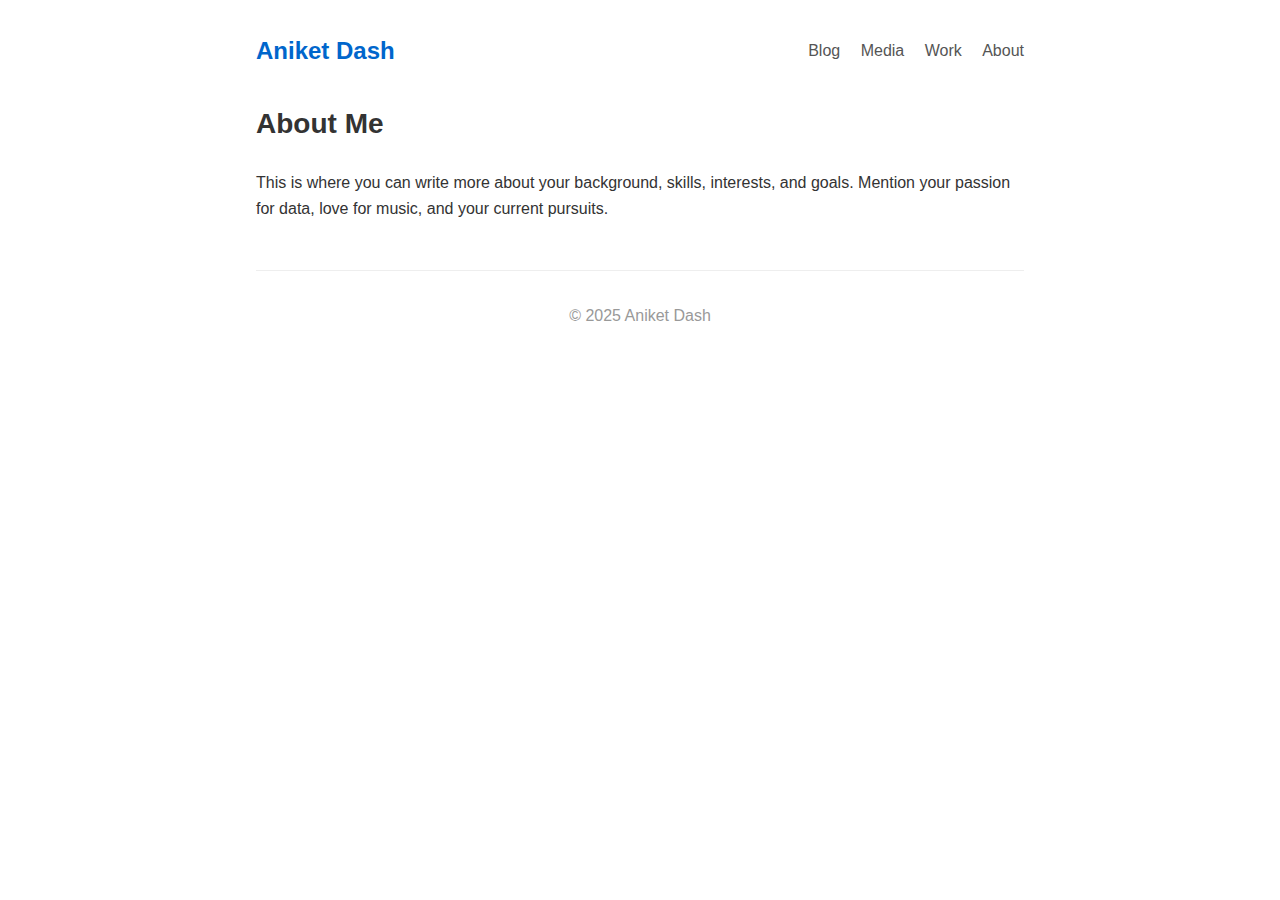
<file: about.html>
<html lang="en">
<head>
  <meta charset="UTF-8" />
  <meta name="viewport" content="width=device-width, initial-scale=1.0" />
  <title>About - Aniket Dash</title>
  <link rel="stylesheet" href="assets/css/style.css" />
</head>
<body>
  <header>
    <h1><a href="index.html">Aniket Dash</a></h1>
    <nav>
      <a href="https://aniketdash7.github.io/portfolio/blog.html">Blog</a>
      <a href="https://aniketdash7.github.io/portfolio/media.html">Media</a>
      <a href="https://aniketdash7.github.io/portfolio/work.html">Work</a>
      <a href="https://aniketdash7.github.io/portfolio/about.html">About</a>
    </nav>
  </header>

  <main>
    <h2>About Me</h2>
    <p>This is where you can write more about your background, skills, interests, and goals. Mention your passion for data, love for music, and your current pursuits.</p>
  </main>

  <footer>
    <p>© 2025 Aniket Dash</p>
  </footer>
</body>
</html>
</file>
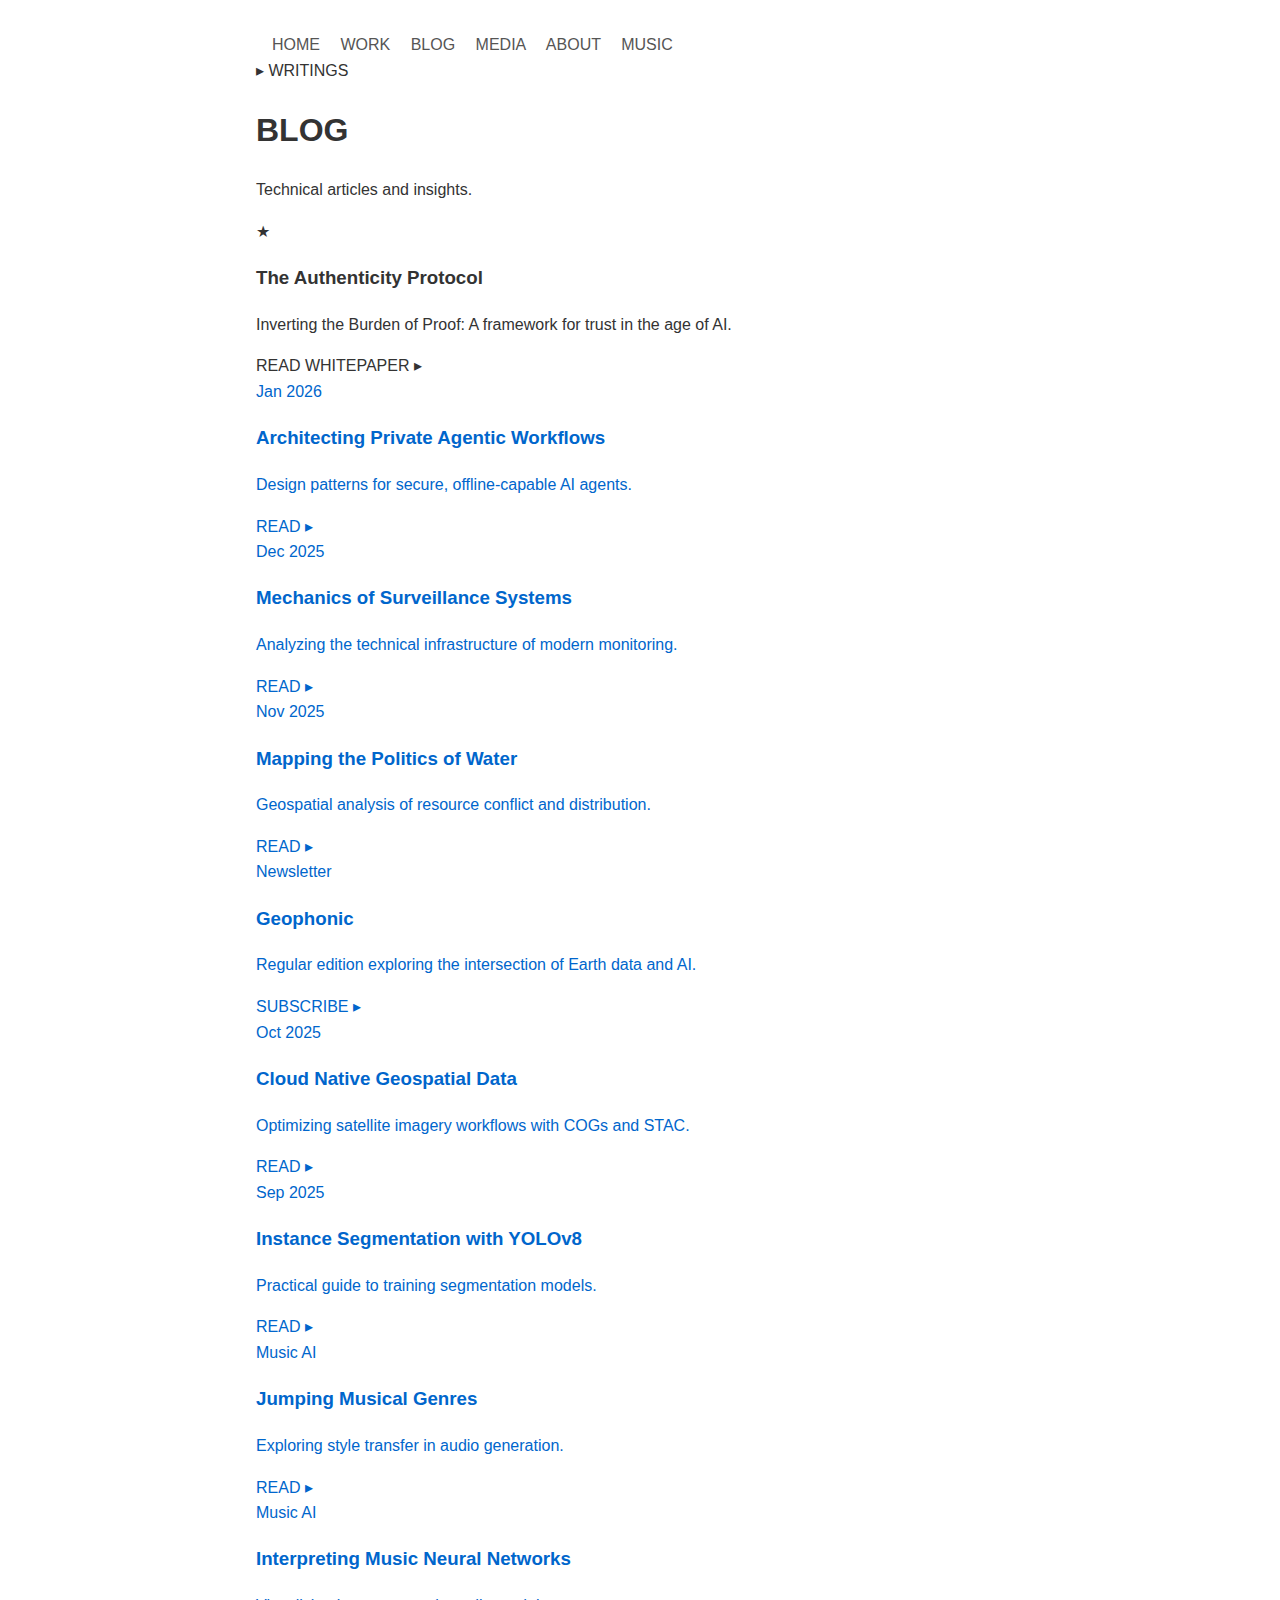
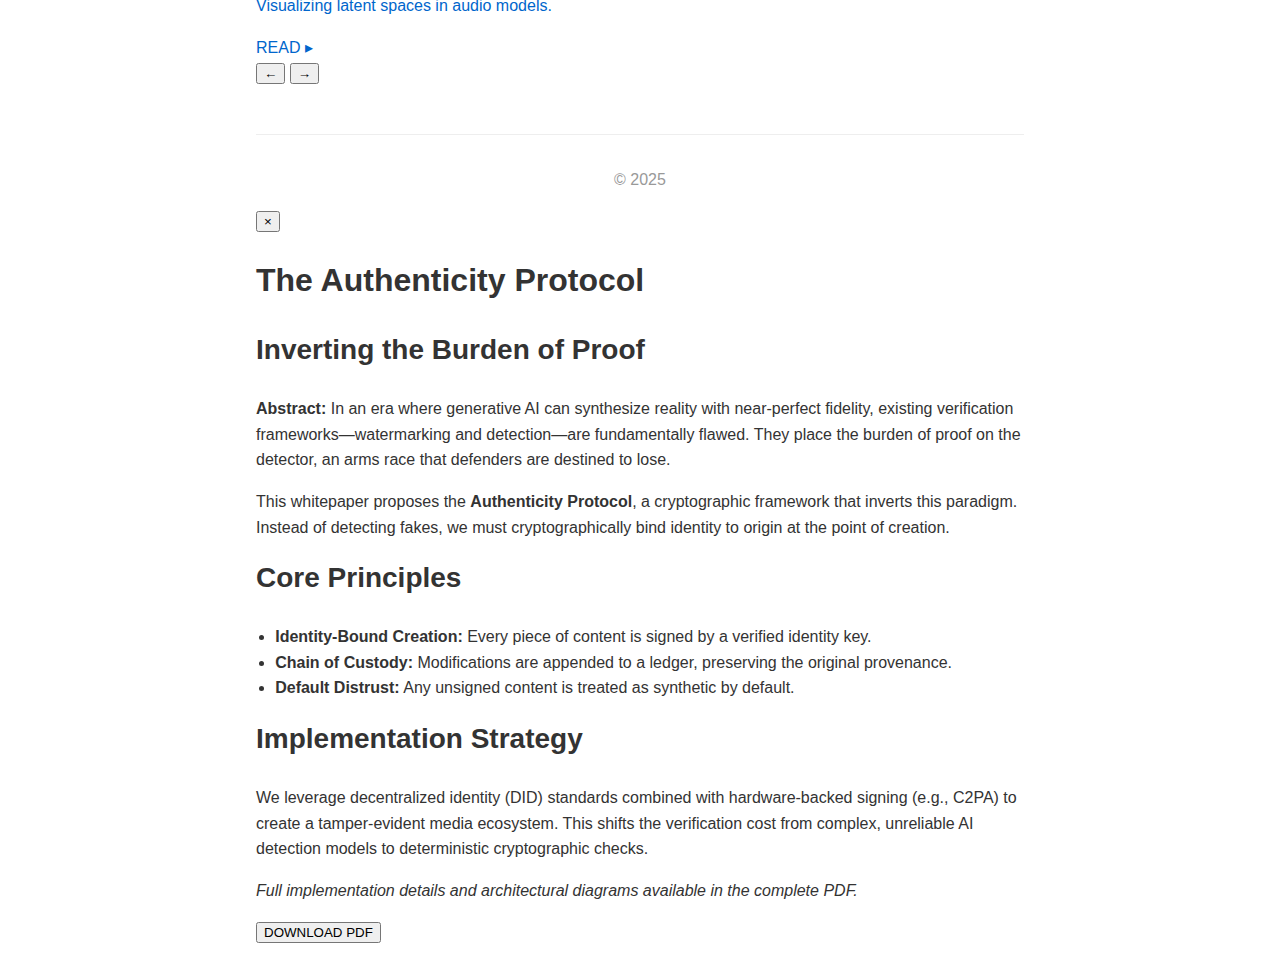
<file: blog.html>
<!DOCTYPE html>
<html lang="en">

<head>
  <meta charset="UTF-8">
  <meta name="viewport" content="width=device-width, initial-scale=1.0">
  <title>▸ BLOG - ANIKET DASH</title>
  <link rel="icon" type="image/x-icon" href="assets/img/favicon.png">
  <link rel="stylesheet" href="assets/css/style.css">
  <link rel="preconnect" href="https://fonts.googleapis.com">
  <link rel="preconnect" href="https://fonts.gstatic.com" crossorigin>
</head>

<body>
  <!-- Top Navigation Icons -->
  <nav class="top-nav">
    <div class="nav-icons">
      <a href="index.html" class="icon-btn" title="Home">HOME</a>
      <a href="work.html" class="icon-btn" title="Work">WORK</a>
      <a href="blog.html" class="icon-btn" title="Blog">BLOG</a>
      <a href="media.html" class="icon-btn active" title="Media">MEDIA</a>
      <a href="about.html" class="icon-btn" title="About">ABOUT</a>
      <a href="music.html" class="icon-btn" title="Music">MUSIC</a>
    </div>
  </nav>

  <main class="checkpoint-container">
    <!-- Blog Header -->
    <section class="hero-checkpoint">
      <div class="label-small">▸ WRITINGS</div>
      <!-- Big Article Count -->
      <h1 class="hero-title">BLOG</h1>
      <p class="hero-subtitle">Technical articles and insights.</p>
    </section>

    <!-- Blog Grid -->
    <div class="blog-grid">

      <!-- Whitepaper Article (Featured) -->
      <div class="article-card" style="border-color: var(--theme-primary); background: #fff;">
        <div class="article-number" style="color: var(--theme-primary); opacity: 1;">★</div>
        <h3>The Authenticity Protocol</h3>
        <p class="article-desc">Inverting the Burden of Proof: A framework for trust in the age of AI.</p>
        <button onclick="openModal()" class="article-link"
          style="cursor: pointer; background:none; border:none; padding:0; font:inherit; color:inherit;">READ WHITEPAPER
          ▸</button>
      </div>

      <!-- Article 1 -->
      <a href="https://www.linkedin.com/pulse/architecting-private-agentic-workflows-aniket-dash-k9xic/?trackingId=rFBPfpRUTqOKgLArB18a3Q%3D%3D"
        target="_blank" class="article-card">
        <div class="article-meta">Jan 2026</div>
        <h3>Architecting Private Agentic Workflows</h3>
        <p class="article-desc">Design patterns for secure, offline-capable AI agents.</p>
        <span class="read-more">READ ▸</span>
      </a>

      <!-- Article 2 -->
      <a href="https://www.linkedin.com/pulse/mechanics-surveillance-systems-aniket-dash-tz2ic/?trackingId=fCbqJFR%2FTaWx1M74gBg7%2Bg%3D%3D"
        target="_blank" class="article-card">
        <div class="article-meta">Dec 2025</div>
        <h3>Mechanics of Surveillance Systems</h3>
        <p class="article-desc">Analyzing the technical infrastructure of modern monitoring.</p>
        <span class="read-more">READ ▸</span>
      </a>

      <!-- Article 3 -->
      <a href="https://www.linkedin.com/pulse/mapping-politics-water-aniket-dash-vykge/?trackingId=oVHhzMSVQPGZBkTdaSAeLw%3D%3D"
        target="_blank" class="article-card">
        <div class="article-meta">Nov 2025</div>
        <h3>Mapping the Politics of Water</h3>
        <p class="article-desc">Geospatial analysis of resource conflict and distribution.</p>
        <span class="read-more">READ ▸</span>
      </a>

      <!-- Article 4 -->
      <a href="https://www.linkedin.com/newsletters/7330101588411211777/" target="_blank" class="article-card">
        <div class="article-meta">Newsletter</div>
        <h3>Geophonic</h3>
        <p class="article-desc">Regular edition exploring the intersection of Earth data and AI.</p>
        <span class="read-more">SUBSCRIBE ▸</span>
      </a>

      <!-- Article 5 -->
      <a href="https://www.linkedin.com/pulse/understanding-cloud-native-geospatial-data-aniket-dash-vulpc/?trackingId=187cpmIZTMuIYDcVlUjBQw%3D%3D"
        target="_blank" class="article-card">
        <div class="article-meta">Oct 2025</div>
        <h3>Cloud Native Geospatial Data</h3>
        <p class="article-desc">Optimizing satellite imagery workflows with COGs and STAC.</p>
        <span class="read-more">READ ▸</span>
      </a>

      <!-- Article 6 -->
      <a href="https://www.linkedin.com/pulse/instance-segmentation-using-yolov8-seg-aniket-dash-vvcpc/?trackingId=GXimh5R8RouYPhvFr7%2B%2BFg%3D%3D"
        target="_blank" class="article-card">
        <div class="article-meta">Sep 2025</div>
        <h3>Instance Segmentation with YOLOv8</h3>
        <p class="article-desc">Practical guide to training segmentation models.</p>
        <span class="read-more">READ ▸</span>
      </a>

      <!-- Article 7 -->
      <a href="https://www.linkedin.com/pulse/jumping-musical-genres-aniket-dash-qioxc/?trackingId=UDeTB0boRoO0tJk0gd9OzQ%3D%3D"
        target="_blank" class="article-card">
        <div class="article-meta">Music AI</div>
        <h3>Jumping Musical Genres</h3>
        <p class="article-desc">Exploring style transfer in audio generation.</p>
        <span class="read-more">READ ▸</span>
      </a>

      <!-- Article 8 -->
      <a href="https://www.linkedin.com/pulse/interpreting-music-neural-networks-aniket-dash-xu1yc/?trackingId=eshF03R7Q3aD87ocG8BMpg%3D%3D"
        target="_blank" class="article-card">
        <div class="article-meta">Music AI</div>
        <h3>Interpreting Music Neural Networks</h3>
        <p class="article-desc">Visualizing latent spaces in audio models.</p>
        <span class="read-more">READ ▸</span>
      </a>

    </div>
  </main>

  <!-- Page Navigation -->
  <div class="page-nav">
    <button class="nav-arrow left" onclick="window.location.href='work.html'">←</button>
    <button class="nav-arrow right" onclick="window.location.href='media.html'">→</button>
  </div>

  <footer class="checkpoint-footer">
    <p>© 2025</p>
  </footer>

  <!-- Whitepaper Modal -->
  <div id="whitepaper-modal" class="modal-overlay" onclick="if(event.target === this) closeModal()">
    <div class="modal-content">
      <button class="modal-close" onclick="closeModal()">×</button>
      <div class="wp-body">
        <h1>The Authenticity Protocol</h1>
        <h2>Inverting the Burden of Proof</h2>
        <p><strong>Abstract:</strong> In an era where generative AI can synthesize reality with near-perfect fidelity,
          existing verification frameworks—watermarking and detection—are fundamentally flawed. They place the burden of
          proof on the detector, an arms race that defenders are destined to lose.</p>
        <p>This whitepaper proposes the <strong>Authenticity Protocol</strong>, a cryptographic framework that inverts
          this paradigm. Instead of detecting fakes, we must cryptographically bind identity to origin at the point of
          creation.</p>

        <h2>Core Principles</h2>
        <ul>
          <li><strong>Identity-Bound Creation:</strong> Every piece of content is signed by a verified identity key.
          </li>
          <li><strong>Chain of Custody:</strong> Modifications are appended to a ledger, preserving the original
            provenance.</li>
          <li><strong>Default Distrust:</strong> Any unsigned content is treated as synthetic by default.</li>
        </ul>

        <h2>Implementation Strategy</h2>
        <p>We leverage decentralized identity (DID) standards combined with hardware-backed signing (e.g., C2PA) to
          create a tamper-evident media ecosystem. This shifts the verification cost from complex, unreliable AI
          detection models to deterministic cryptographic checks.</p>

        <p><em>Full implementation details and architectural diagrams available in the complete PDF.</em></p>
        <button class="btn-print" onclick="printWhitepaper()">DOWNLOAD PDF</button>
      </div>
    </div>
  </div>

  <script src="assets/js/retro-animations.js"></script>

  <script>
    function openModal() {
      const modal = document.getElementById('whitepaper-modal');
      modal.classList.add('open');
      document.body.style.overflow = 'hidden'; // Prevent scrolling
    }

    function closeModal() {
      const modal = document.getElementById('whitepaper-modal');
      modal.classList.remove('open');
      document.body.style.overflow = '';
    }

    function printWhitepaper() {
      // Since we don't have the actual PDF file yet, we can either print the page or alert.
      // For now, let's open the print dialog for the modal content or just the page.
      // Or better, let's just download the provided PDF if available, or print window.
      window.open('assets/docs/AUTHENTICITY_PROTOCOL.pdf', '_blank');
    }
  </script>
</body>

</html>
</file>
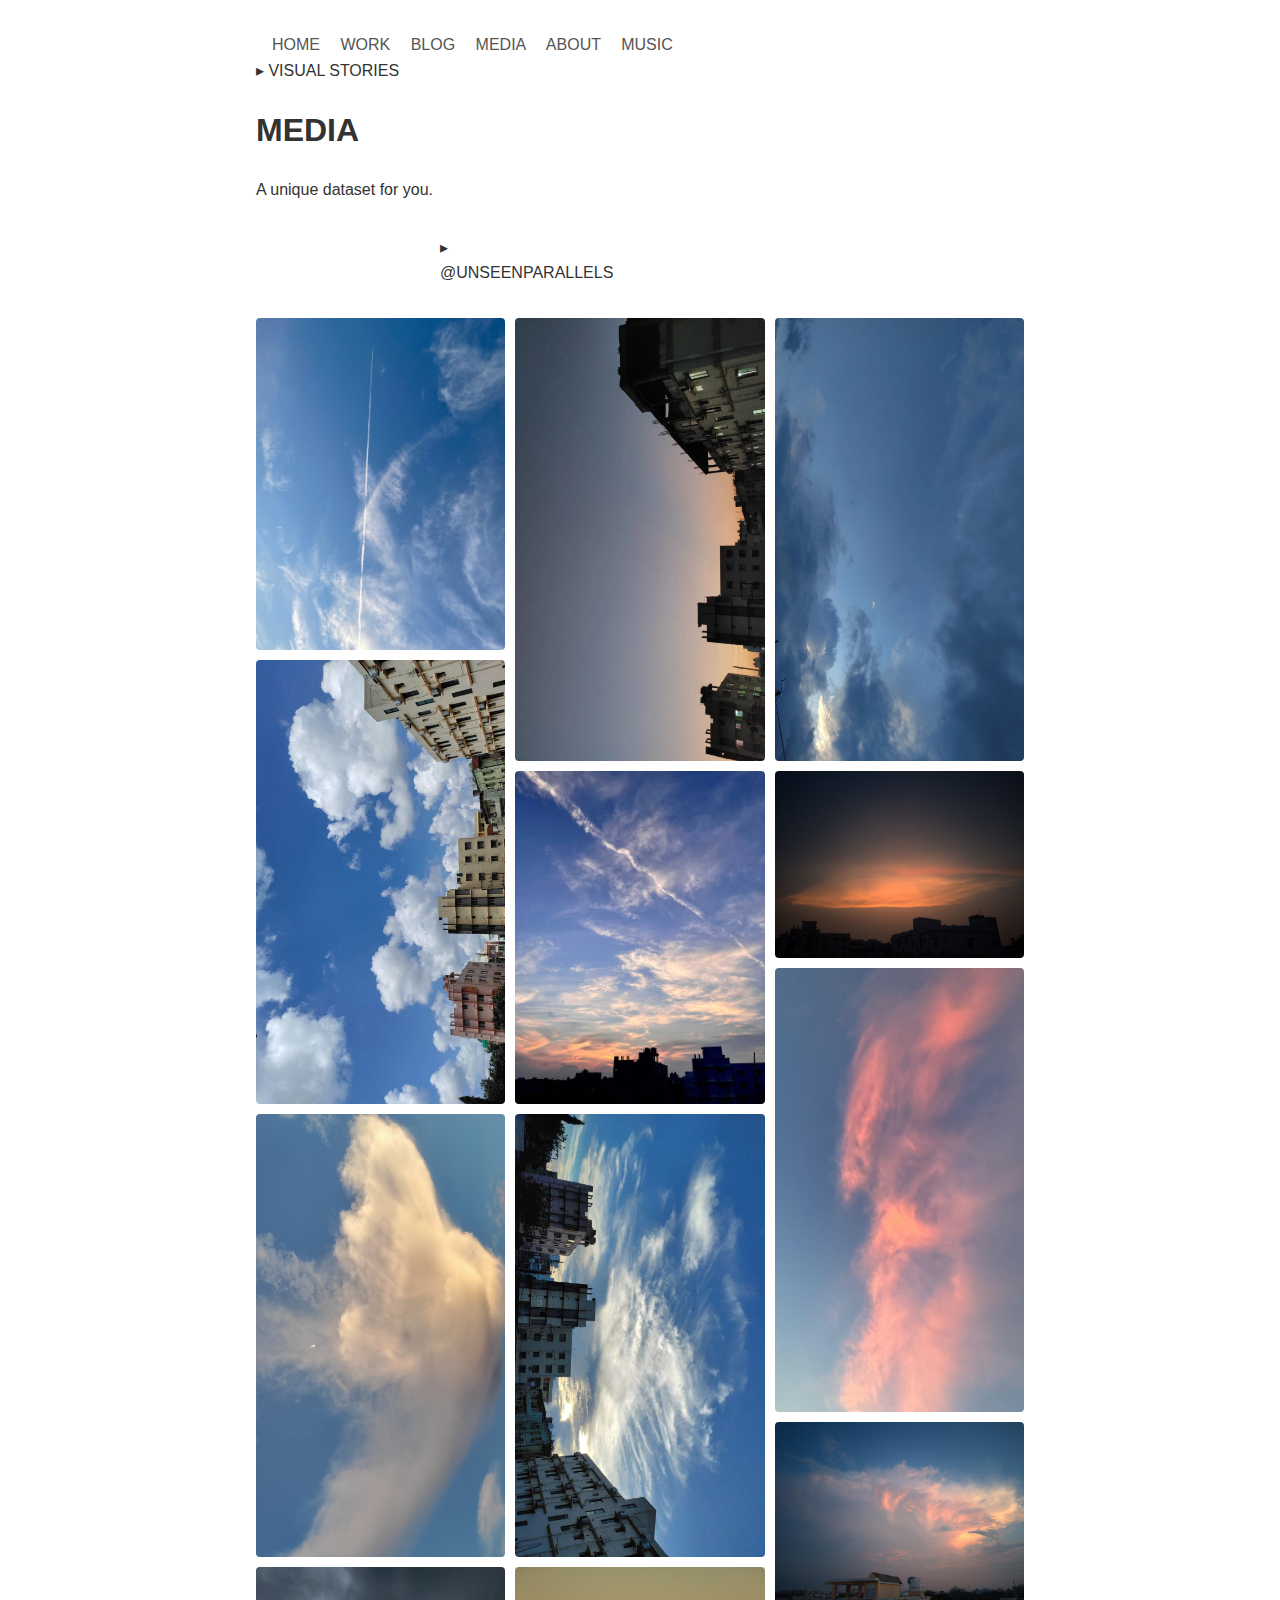
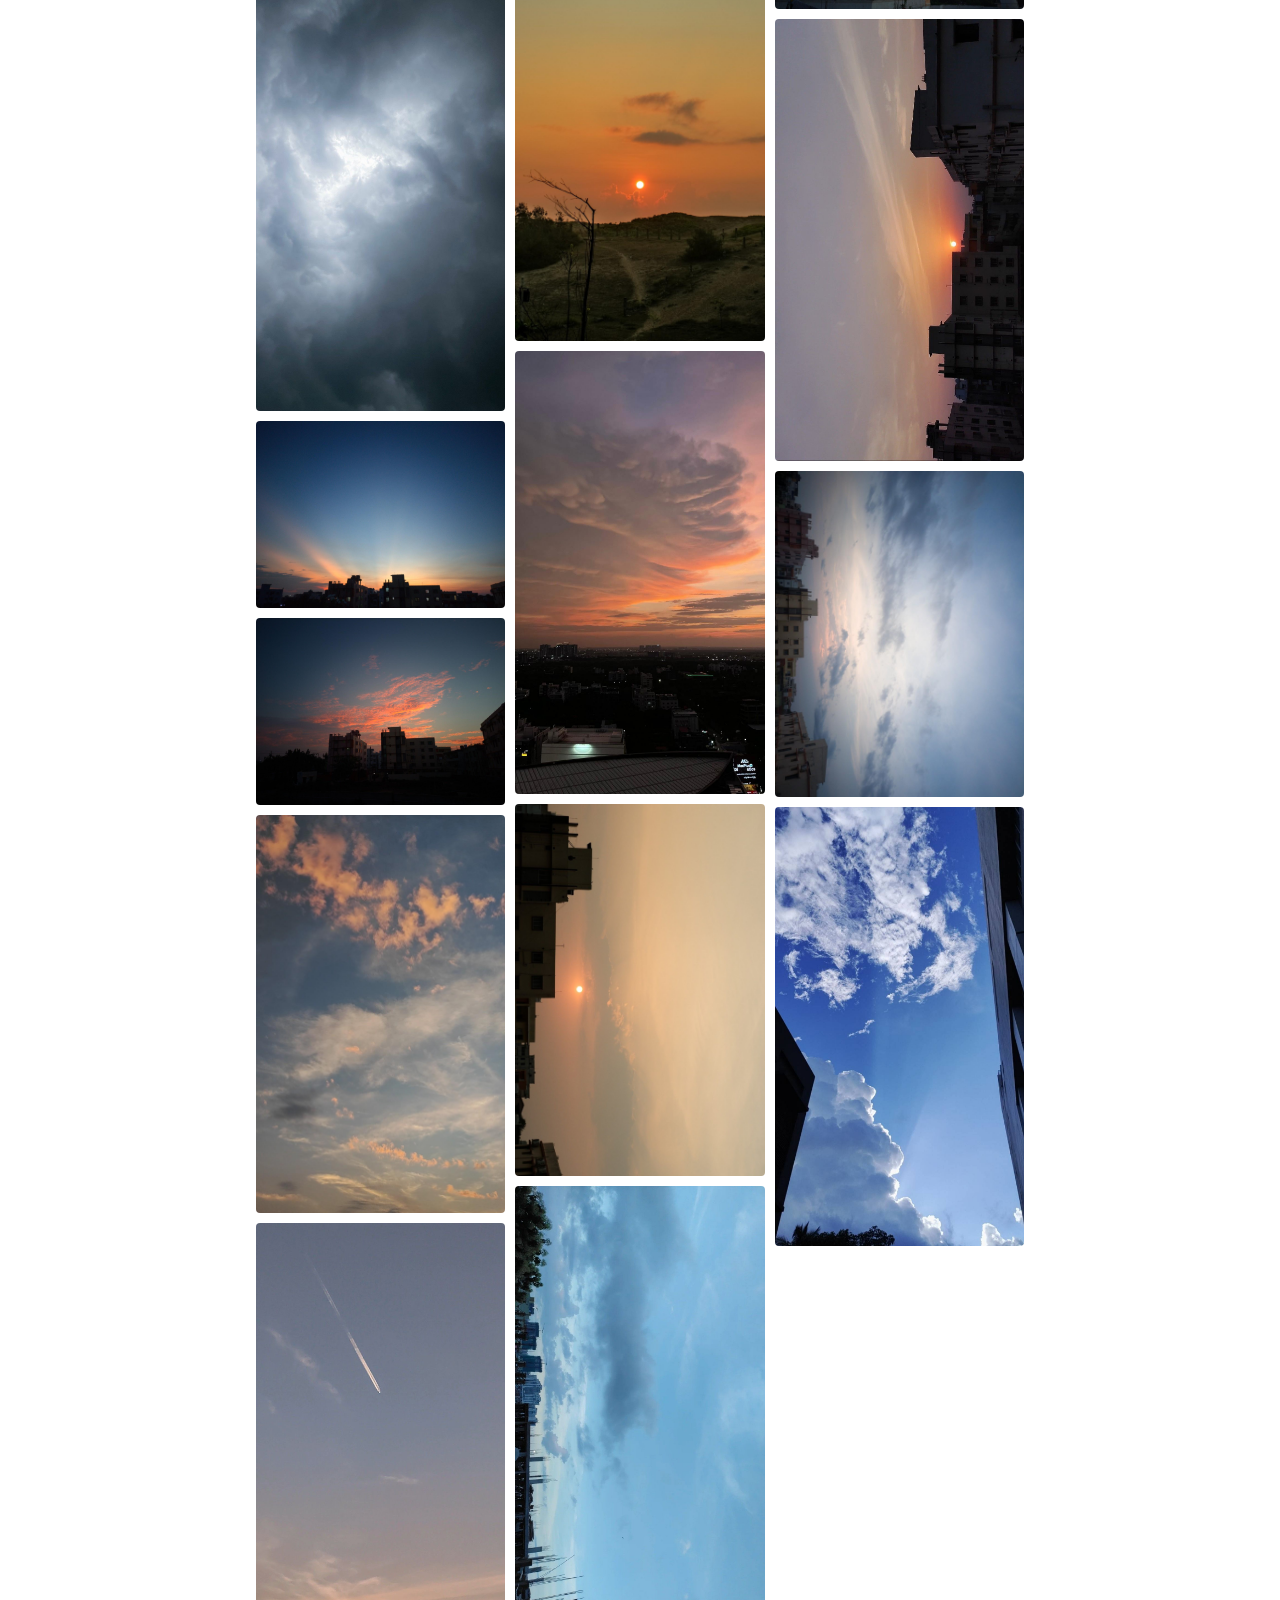
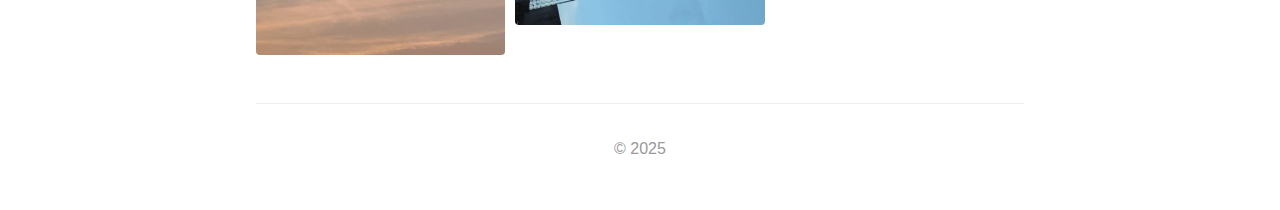
<file: media.html>
<!DOCTYPE html>
<html lang="en">

<head>
  <meta charset="UTF-8">
  <meta name="viewport" content="width=device-width, initial-scale=1.0">
  <title>▸ MEDIA - ANIKET DASH</title>
  <link rel="icon" type="image/x-icon" href="assets/img/favicon.png">
  <link rel="stylesheet" href="assets/css/style.css">
  <link rel="preconnect" href="https://fonts.googleapis.com">
  <link rel="preconnect" href="https://fonts.gstatic.com" crossorigin>
</head>

<body>
  <!-- Top Navigation Icons -->
  <nav class="top-nav">
    <div class="nav-icons">
      <a href="index.html" class="icon-btn" title="Home">HOME</a>
      <a href="work.html" class="icon-btn" title="Work">WORK</a>
      <a href="blog.html" class="icon-btn active" title="Blog">BLOG</a>
      <a href="media.html" class="icon-btn" title="Media">MEDIA</a>
      <a href="about.html" class="icon-btn" title="About">ABOUT</a>
      <a href="music.html" class="icon-btn" title="Music">MUSIC</a>
    </div>
  </nav>

  <main class="checkpoint-container">
    <!-- Media Header -->
    <section class="hero-checkpoint">
      <div class="label-small">▸ VISUAL STORIES</div>
      <h1 class="hero-title">MEDIA</h1>
      <p class="hero-subtitle">A unique dataset for you.</p>

      <!-- Link to Instagram -->
      <div class="link-card" style="max-width: 400px; margin: 2rem auto;">
        <div class="card-icon">▸</div>
        <a href="https://www.instagram.com/unseenparallels/" target="_blank" class="card-title"
          style="text-decoration: none; color: inherit;">@UNSEENPARALLELS</a>
      </div>
    </section>

    <!-- Photo Gallery Container -->
    <section class="media-gallery">
      <div id="masonry-root" style="opacity: 0; transition: opacity 0.5s ease;">
        <!-- Images will be distributed by JS -->
        <img src="assets/media/1.jpg" alt="Visual 1" class="masonry-img">
        <img src="assets/media/2.jpg" alt="Visual 2" class="masonry-img">
        <img src="assets/media/3.jpg" alt="Visual 3" class="masonry-img">
        <img src="assets/media/4.jpg" alt="Visual 4" class="masonry-img">
        <img src="assets/media/5.jpg" alt="Visual 5" class="masonry-img">
        <img src="assets/media/11.jpg" alt="Visual 6" class="masonry-img">
        <img src="assets/media/7.jpg" alt="Visual 7" class="masonry-img">
        <img src="assets/media/8.jpg" alt="Visual 8" class="masonry-img">
        <img src="assets/media/9.jpg" alt="Visual 9" class="masonry-img">
        <img src="assets/media/12.JPG" alt="Visual 10" class="masonry-img">
        <img src="assets/media/13.JPG" alt="Visual 11" class="masonry-img">
        <img src="assets/media/14.jpg" alt="Visual 12" class="masonry-img">
        <img src="assets/media/15.jpg" alt="Visual 13" class="masonry-img">
        <img src="assets/media/10.jpg" alt="Visual 14" class="masonry-img">
        <img src="assets/media/16.jpg" alt="Visual 15" class="masonry-img">
        <img src="assets/media/17.jpg" alt="Visual 16" class="masonry-img">
        <img src="assets/media/18.jpg" alt="Visual 17" class="masonry-img">
        <img src="assets/media/19.jpg" alt="Visual 18" class="masonry-img">
        <img src="assets/media/20.jpg" alt="Visual 19" class="masonry-img">
        <img src="assets/media/21.jpg" alt="Visual 20" class="masonry-img">
        <img src="assets/media/22.jpg" alt="Visual 21" class="masonry-img">
        <img src="assets/media/23.jpg" alt="Visual 22" class="masonry-img">
      </div>
    </section>
  </main>

  <!-- Page Navigation -->


  <footer class="checkpoint-footer">
    <p>© 2025</p>
  </footer>

  <script src="assets/js/retro-animations.js"></script>

  <!-- Masonry Script -->
  <script>
    document.addEventListener('DOMContentLoaded', () => {
      const root = document.getElementById('masonry-root');
      const images = Array.from(root.querySelectorAll('.masonry-img'));

      // Configuration
      const gap = 10;

      function layoutMasonry() {
        // Determine column count based on width
        const containerWidth = root.offsetWidth;
        let colCount = 3;
        if (containerWidth < 768) colCount = 2;
        if (containerWidth < 500) colCount = 1;

        // Clear root but keep images in memory
        root.innerHTML = '';
        root.style.display = 'flex';
        root.style.alignItems = 'flex-start'; // Top alignment
        root.style.gap = `${gap}px`;

        // Create columns
        const columns = [];
        for (let i = 0; i < colCount; i++) {
          const col = document.createElement('div');
          col.style.display = 'flex';
          col.style.flexDirection = 'column';
          col.style.flex = '1';
          col.style.gap = `${gap}px`;
          // Force styles to remove borders
          col.style.border = 'none';
          col.style.padding = '0';

          root.appendChild(col);
          columns.push(col);
        }

        // Distribute images
        images.forEach((img, i) => {
          // Basic Round Robin for now (or smallest height if we waited for load)
          // Since we want fast layout, we'll do round robin which mimics Pinterest order
          // roughly if images are random heights.
          // Pinterest actually uses shortest-column. 
          // Let's use shortest column logic if images are loaded, else round robin.

          // Simple Round Robin for stability without waiting for load events
          const colIndex = i % colCount;

          // Apply styles to image
          img.style.width = '100%';
          img.style.display = 'block';
          img.style.borderRadius = '4px';
          img.style.border = 'none';
          img.style.outline = 'none';

          columns[colIndex].appendChild(img);
        });

        root.style.opacity = '1';
      }

      // Run layout
      layoutMasonry();

      // Re-run on resize
      let resizeTimer;
      window.addEventListener('resize', () => {
        clearTimeout(resizeTimer);
        resizeTimer = setTimeout(layoutMasonry, 200);
      });

      // Ensure images load to prevent layout shift if we were checking heights
      // (Not strict requirement for round robin)
    });
  </script>
</body>

</html>
</file>
<file: assets/css/style.css>
body {
    font-family: -apple-system, BlinkMacSystemFont, 'Segoe UI', Roboto, Oxygen, Ubuntu, Cantarell, 'Open Sans', 'Helvetica Neue', sans-serif;
    line-height: 1.6;
    max-width: 768px;
    margin: auto;
    padding: 2rem;
    color: #333;
  }

  header {
    display: flex;
    justify-content: space-between;
    align-items: center;
    margin-bottom: 2rem;
  }

  header h1 {
    font-size: 1.5rem;
    margin: 0;
  }

  nav a {
    margin-left: 1rem;
    text-decoration: none;
    color: #555;
  }

  nav a:hover {
    color: #000;
  }

  h2 {
    font-size: 1.75rem;
    margin-top: 0;
  }

  a {
    color: #0066cc;
    text-decoration: none;
  }

  a:hover {
    text-decoration: underline;
  }

  ul {
    padding-left: 1.2rem;
  }

  .projects-grid {
    display: grid;
    grid-template-columns: repeat(3, 1fr);
    gap: 1.5rem;
    margin-top: 1rem;
    max-width: 1200px;
    margin-left: auto;
    margin-right: auto;
  }
  
  .project {
    text-align: left;
    font-size: 0.9rem;
  }
  
  .project img {
    width: 100%;
    height: 160px;          
    object-fit: cover;      
    transform: scale(1.4);   
    transform-origin: center;
    border-radius: 6px;
  }
  

  footer {
    margin-top: 3rem;
    padding-top: 1rem;
    border-top: 1px solid #eee;
    text-align: center;
    color: #999;
  }
</file>
